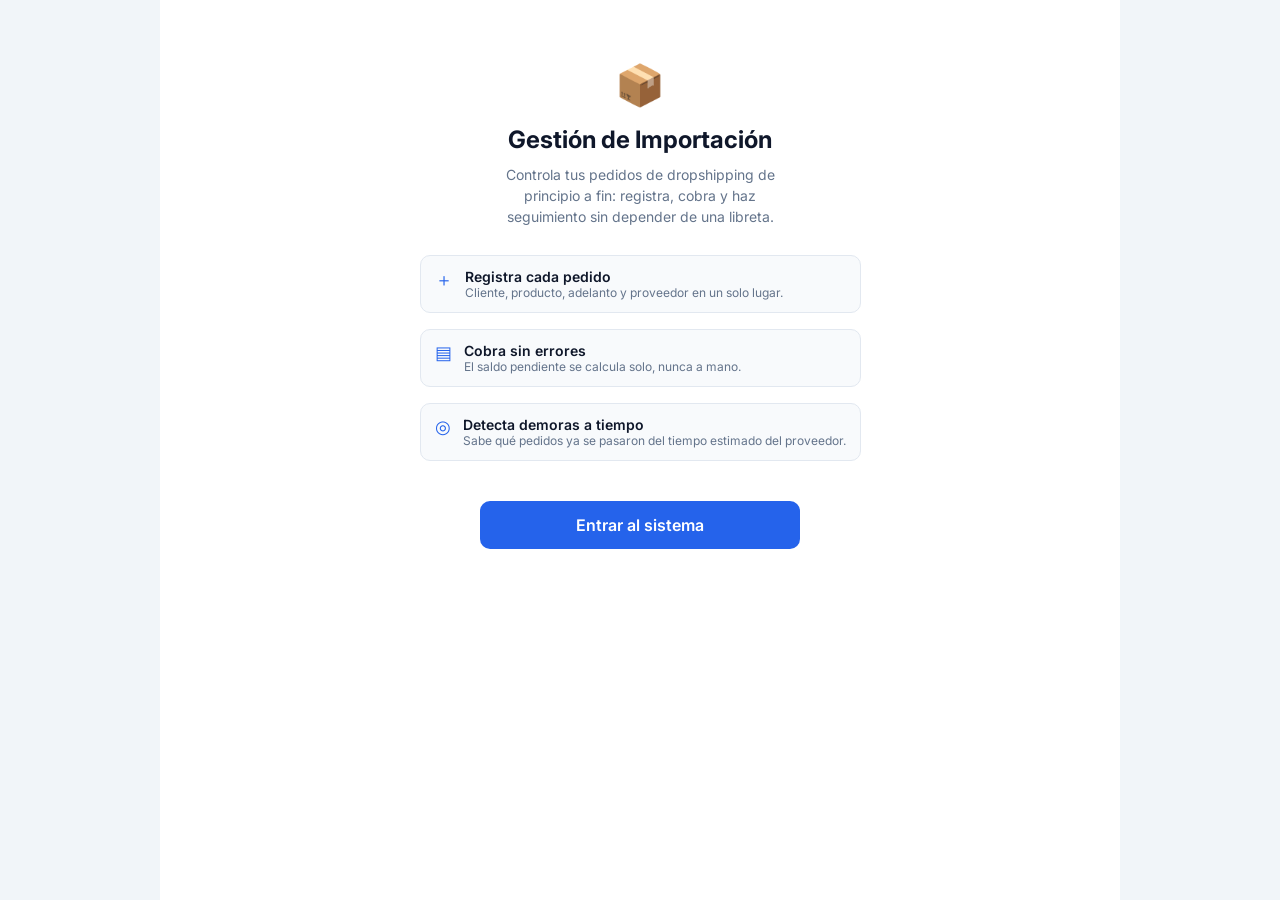
<file: index.html>
<!DOCTYPE html>
<html lang="es">
<head>
  <meta charset="UTF-8" />
  <meta name="viewport" content="width=device-width, initial-scale=1.0" />
  <title>Sistema de Gestión de Importación</title>
  <link rel="preconnect" href="https://fonts.googleapis.com" />
  <link href="https://fonts.googleapis.com/css2?family=Inter:wght@400;500;600;700&display=swap" rel="stylesheet" />
  <link rel="stylesheet" href="styles.css" />
</head>
<body>
  <div class="phone">
    <main class="content landing">
      <div class="landing-logo">📦</div>
      <h1 class="landing-title">Gestión de Importación</h1>
      <p class="landing-subtitle">
        Controla tus pedidos de dropshipping de principio a fin: registra,
        cobra y haz seguimiento sin depender de una libreta.
      </p>

      <div class="landing-features">
        <div class="landing-feature">
          <span class="landing-feature-icon">＋</span>
          <div>
            <div class="landing-feature-title">Registra cada pedido</div>
            <div class="landing-feature-desc">Cliente, producto, adelanto y proveedor en un solo lugar.</div>
          </div>
        </div>
        <div class="landing-feature">
          <span class="landing-feature-icon">▤</span>
          <div>
            <div class="landing-feature-title">Cobra sin errores</div>
            <div class="landing-feature-desc">El saldo pendiente se calcula solo, nunca a mano.</div>
          </div>
        </div>
        <div class="landing-feature">
          <span class="landing-feature-icon">◎</span>
          <div>
            <div class="landing-feature-title">Detecta demoras a tiempo</div>
            <div class="landing-feature-desc">Sabe qué pedidos ya se pasaron del tiempo estimado del proveedor.</div>
          </div>
        </div>
      </div>

      <a href="registrar-pedido.html" class="btn-primary landing-cta">Entrar al sistema</a>
    </main>
  </div>
</body>
</html>
</file>
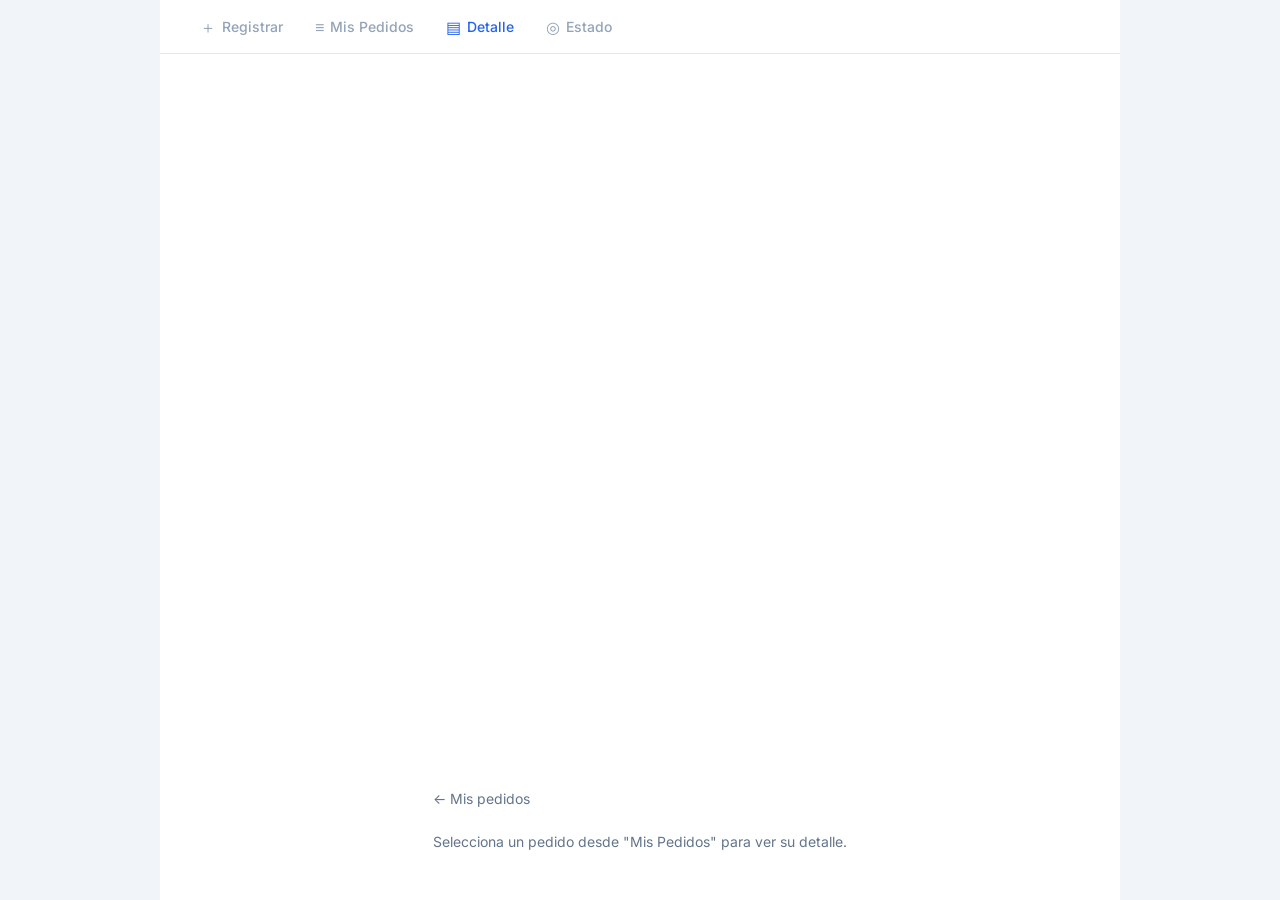
<file: detalle-de-pedido.html>
<!DOCTYPE html>
<html lang="es">
<head>
  <meta charset="UTF-8" />
  <meta name="viewport" content="width=device-width, initial-scale=1.0" />
  <title>Detalle de pedido</title>
  <link rel="preconnect" href="https://fonts.googleapis.com" />
  <link href="https://fonts.googleapis.com/css2?family=Inter:wght@400;500;600;700&display=swap" rel="stylesheet" />
  <link rel="stylesheet" href="styles.css" />
</head>
<body>
  <div class="phone">
    <main class="content" id="contenido-detalle">
      <a href="mis-pedidos.html" class="back-link">&larr; Mis pedidos</a>
      <p style="color:#64748B; font-size:14px;">Selecciona un pedido desde "Mis Pedidos" para ver su detalle.</p>
    </main>

    <nav class="tabbar">
      <a href="registrar-pedido.html" class="tab">
        <span class="icon">＋</span>
        <span>Registrar</span>
      </a>
      <a href="mis-pedidos.html" class="tab">
        <span class="icon">≡</span>
        <span>Mis Pedidos</span>
      </a>
      <a href="detalle-de-pedido.html" class="tab active">
        <span class="icon">▤</span>
        <span>Detalle</span>
      </a>
      <a href="estado-de-mi-pedido.html" class="tab">
        <span class="icon">◎</span>
        <span>Estado</span>
      </a>
    </nav>
  </div>

  <script src="reglas.js"></script>
  <script>
    const params = new URLSearchParams(window.location.search);
    const id = params.get("id");
    const contenido = document.getElementById("contenido-detalle");

    if (id) {
      const pedido = obtenerPedidoPorId(id);

      if (pedido) {
        contenido.innerHTML = `
          <a href="mis-pedidos.html" class="back-link">&larr; Mis pedidos</a>
          <h1 class="title">Detalle de pedido</h1>

          <div class="card">
            <div class="row-info">
              <span class="label-muted">Cliente</span>
              <span class="value">${pedido.cliente}</span>
            </div>
            <div class="row-info">
              <span class="label-muted">Producto</span>
              <span class="value">${pedido.producto}</span>
            </div>
            <div class="row-info">
              <span class="label-muted">Proveedor</span>
              <span class="value">${pedido.proveedor}</span>
            </div>
            <div class="row-info">
              <span class="label-muted">Fecha del pedido</span>
              <span class="value">${pedido.fechaPedido || "sin fecha"}</span>
            </div>
          </div>

          <div class="card">
            <h2 class="card-title">Resumen financiero</h2>
            <div class="row-info">
              <span class="label-muted">Precio total</span>
              <span class="value">$${pedido.precioTotal.toFixed(2)}</span>
            </div>
            <div class="row-info">
              <span class="label-muted">Monto adelantado</span>
              <span class="value">$${pedido.montoAdelantado.toFixed(2)}</span>
            </div>
            <div class="saldo-box">
              <span class="saldo-label">Saldo pendiente</span>
              <span id="saldo-pendiente" class="saldo-monto">calculando...</span>
            </div>
          </div>

          <button id="btn-pagado" type="button" class="btn-primary">
            ${pedido.pagado ? "Pagado ✓" : "Marcar como pagado"}
          </button>
        `;

        function actualizarSaldo(pedidoActual) {
          const saldo = calcularSaldoPendiente(
            pedidoActual.precioTotal,
            pedidoActual.montoAdelantado,
            pedidoActual.pagado
          );
          const el = document.getElementById("saldo-pendiente");
          el.textContent = saldo === null ? "Datos incompletos" : "$" + saldo.toFixed(2);
        }

        actualizarSaldo(pedido);

        const btn = document.getElementById("btn-pagado");
        if (pedido.pagado) {
          btn.style.background = "#16A34A";
        }
        btn.addEventListener("click", () => {
          const actualizado = actualizarPedido(pedido.id, { pagado: true });
          actualizarSaldo(actualizado);
          btn.textContent = "Pagado ✓";
          btn.style.background = "#16A34A";
        });
      } else {
        contenido.innerHTML = '<a href="mis-pedidos.html" class="back-link">&larr; Mis pedidos</a><p style="color:#64748B; font-size:14px;">No se encontró ese pedido.</p>';
      }
    }
  </script>
</body>
</html>
</file>
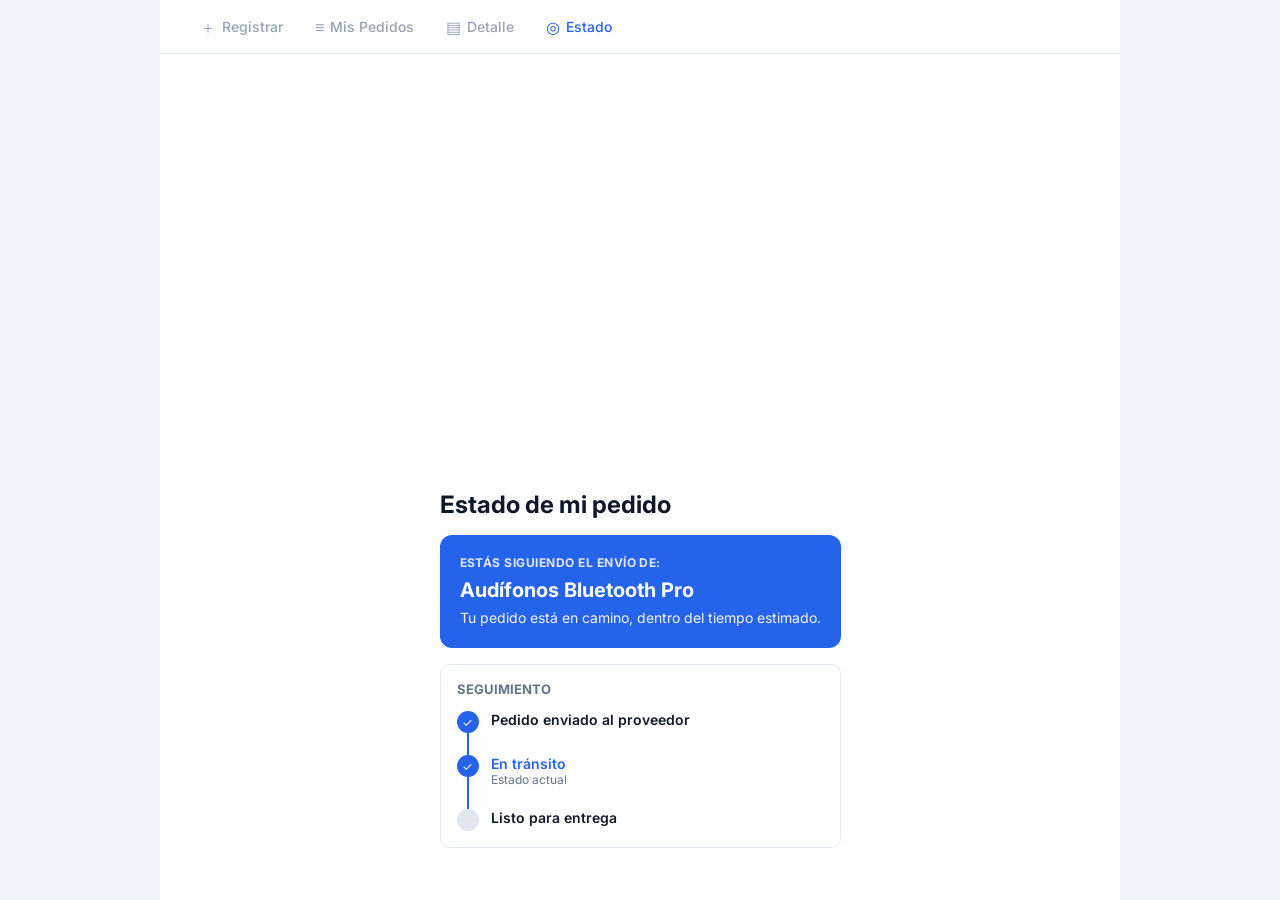
<file: estado-de-mi-pedido.html>
<!DOCTYPE html>
<html lang="es">
<head>
  <meta charset="UTF-8" />
  <meta name="viewport" content="width=device-width, initial-scale=1.0" />
  <title>Estado de mi pedido</title>
  <link rel="preconnect" href="https://fonts.googleapis.com" />
  <link href="https://fonts.googleapis.com/css2?family=Inter:wght@400;500;600;700&display=swap" rel="stylesheet" />
  <link rel="stylesheet" href="styles.css" />
</head>
<body>
  <div class="phone">
    <main class="content">
      <h1 class="title" style="margin-bottom:16px;">Estado de mi pedido</h1>

      <div class="hero">
        <div class="hero-eyebrow">Estás siguiendo el envío de:</div>
        <div class="hero-title" id="producto-nombre">Audífonos Bluetooth Pro</div>
        <p class="hero-desc" id="hero-mensaje">Tu pedido está en camino.</p>
      </div>

      <div class="card">
        <h2 class="seguimiento-title">Seguimiento</h2>
        <div class="pasos" id="pasos"></div>
      </div>
    </main>

    <nav class="tabbar">
      <a href="registrar-pedido.html" class="tab">
        <span class="icon">＋</span>
        <span>Registrar</span>
      </a>
      <a href="mis-pedidos.html" class="tab">
        <span class="icon">≡</span>
        <span>Mis Pedidos</span>
      </a>
      <a href="detalle-de-pedido.html" class="tab">
        <span class="icon">▤</span>
        <span>Detalle</span>
      </a>
      <a href="estado-de-mi-pedido.html" class="tab active">
        <span class="icon">◎</span>
        <span>Estado</span>
      </a>
    </nav>
  </div>

  <script src="reglas.js"></script>
  <script>
    // Datos de ejemplo del pedido que el cliente está siguiendo
    const pedidoCliente = {
      producto: "Audífonos Bluetooth Pro",
      proveedor: "1688.com",
      fechaPedido: "2026-08-24",
      estadoActual: "En tránsito", // En proceso | En tránsito | Listo para entrega
    };

    const hoy = new Date("2026-09-12");

    const secuencia = [
      { clave: "En proceso", titulo: "Pedido enviado al proveedor" },
      { clave: "En tránsito", titulo: "En tránsito" },
      { clave: "Listo para entrega", titulo: "Listo para entrega" },
    ];

    const indiceActual = secuencia.findIndex(
      (s) => s.clave === pedidoCliente.estadoActual
    );

    const pasosDiv = document.getElementById("pasos");
    secuencia.forEach((paso, i) => {
      const div = document.createElement("div");
      let clase = "paso";
      if (i < indiceActual) clase += " completado";
      if (i === indiceActual) clase += " completado actual";
      div.className = clase;
      div.innerHTML = `
        <div class="paso-punto">${i < indiceActual || i === indiceActual ? "✓" : ""}</div>
        <div>
          <div class="paso-texto-titulo">${paso.titulo}</div>
          ${i === indiceActual ? '<div class="paso-texto-sub">Estado actual</div>' : ""}
        </div>
      `;
      pasosDiv.appendChild(div);
    });

    // Usamos la Regla 2 para decidir el mensaje del hero
    const estadoDemora = calcularEstadoDemora(
      pedidoCliente.fechaPedido,
      pedidoCliente.proveedor,
      pedidoCliente.estadoActual,
      hoy
    );

    const hero = document.getElementById("hero-mensaje");
    if (pedidoCliente.estadoActual === "Listo para entrega") {
      hero.textContent = "¡Tu pedido ya está listo para entrega!";
    } else if (estadoDemora === "Demorado") {
      hero.textContent = "Tu pedido se está demorando más de lo esperado. Estamos consultando con el proveedor.";
      document.querySelector(".hero").style.background = "#F97316";
    } else {
      hero.textContent = "Tu pedido está en camino, dentro del tiempo estimado.";
    }
  </script>
</body>
</html>
</file>
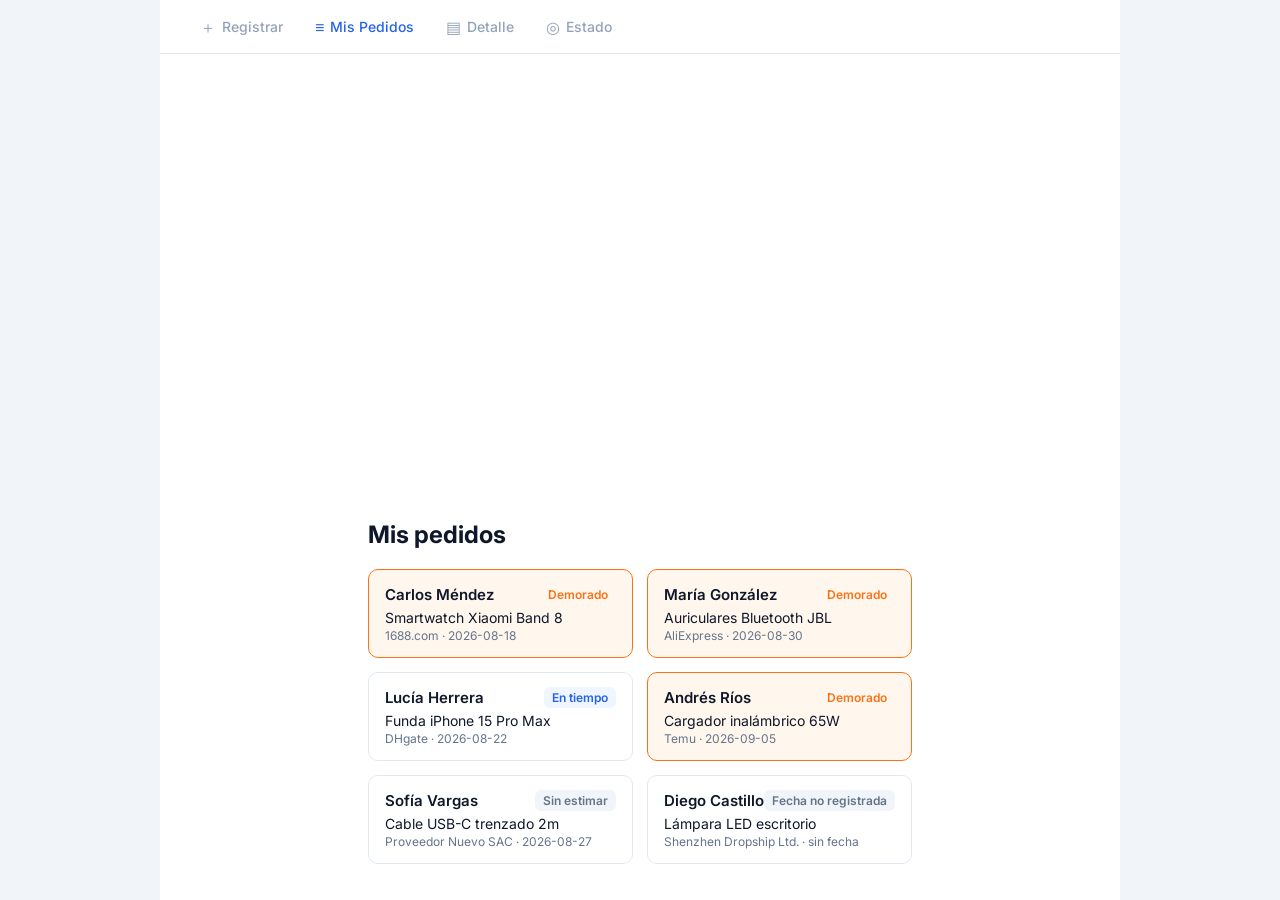
<file: mis-pedidos.html>
<!DOCTYPE html>
<html lang="es">
<head>
  <meta charset="UTF-8" />
  <meta name="viewport" content="width=device-width, initial-scale=1.0" />
  <title>Mis pedidos</title>
  <link rel="preconnect" href="https://fonts.googleapis.com" />
  <link href="https://fonts.googleapis.com/css2?family=Inter:wght@400;500;600;700&display=swap" rel="stylesheet" />
  <link rel="stylesheet" href="styles.css" />
</head>
<body>
  <div class="phone">
    <main class="content">
      <h1 class="title">Mis pedidos</h1>
      <div id="lista-pedidos" class="lista-pedidos">
        <!-- Se llena con JavaScript -->
      </div>
    </main>

    <nav class="tabbar">
      <a href="registrar-pedido.html" class="tab">
        <span class="icon">＋</span>
        <span>Registrar</span>
      </a>
      <a href="mis-pedidos.html" class="tab active">
        <span class="icon">≡</span>
        <span>Mis Pedidos</span>
      </a>
      <a href="detalle-de-pedido.html" class="tab">
        <span class="icon">▤</span>
        <span>Detalle</span>
      </a>
      <a href="estado-de-mi-pedido.html" class="tab">
        <span class="icon">◎</span>
        <span>Estado</span>
      </a>
    </nav>
  </div>

  <script src="reglas.js"></script>
  <script>
    const hoy = new Date();

    const estiloEstado = {
      "Demorado": { color: "#F97316", fondo: "#FFF7ED" },
      "En tiempo": { color: "#2563EB", fondo: "#EFF6FF" },
      "Sin estimar": { color: "#64748B", fondo: "#F1F5F9" },
      "Fecha no registrada": { color: "#64748B", fondo: "#F1F5F9" },
      "Fecha inválida": { color: "#DC2626", fondo: "#FEF2F2" },
    };

    const contenedor = document.getElementById("lista-pedidos");
    const pedidos = obtenerPedidos();

    if (pedidos.length === 0) {
      contenedor.innerHTML = '<p style="color:#64748B; font-size:14px;">Todavía no has registrado ningún pedido.</p>';
    }

    pedidos.forEach((p) => {
      const estado = calcularEstadoDemora(p.fechaPedido, p.proveedor, p.estadoActual, hoy);
      const style = estiloEstado[estado];

      const card = document.createElement("a");
      card.href = `detalle-de-pedido.html?id=${p.id}`;
      card.style.textDecoration = "none";
      card.className = "pedido-card";
      if (estado === "Demorado") card.classList.add("pedido-card-alerta");

      card.innerHTML = `
        <div class="pedido-card-header">
          <span class="pedido-cliente">${p.cliente}</span>
          <span class="pedido-estado" style="color:${style.color}; background:${style.fondo}">${estado}</span>
        </div>
        <div class="pedido-producto">${p.producto}</div>
        <div class="pedido-meta">${p.proveedor} · ${p.fechaPedido || "sin fecha"}</div>
      `;
      contenedor.appendChild(card);
    });
  </script>
</body>
</html>
</file>
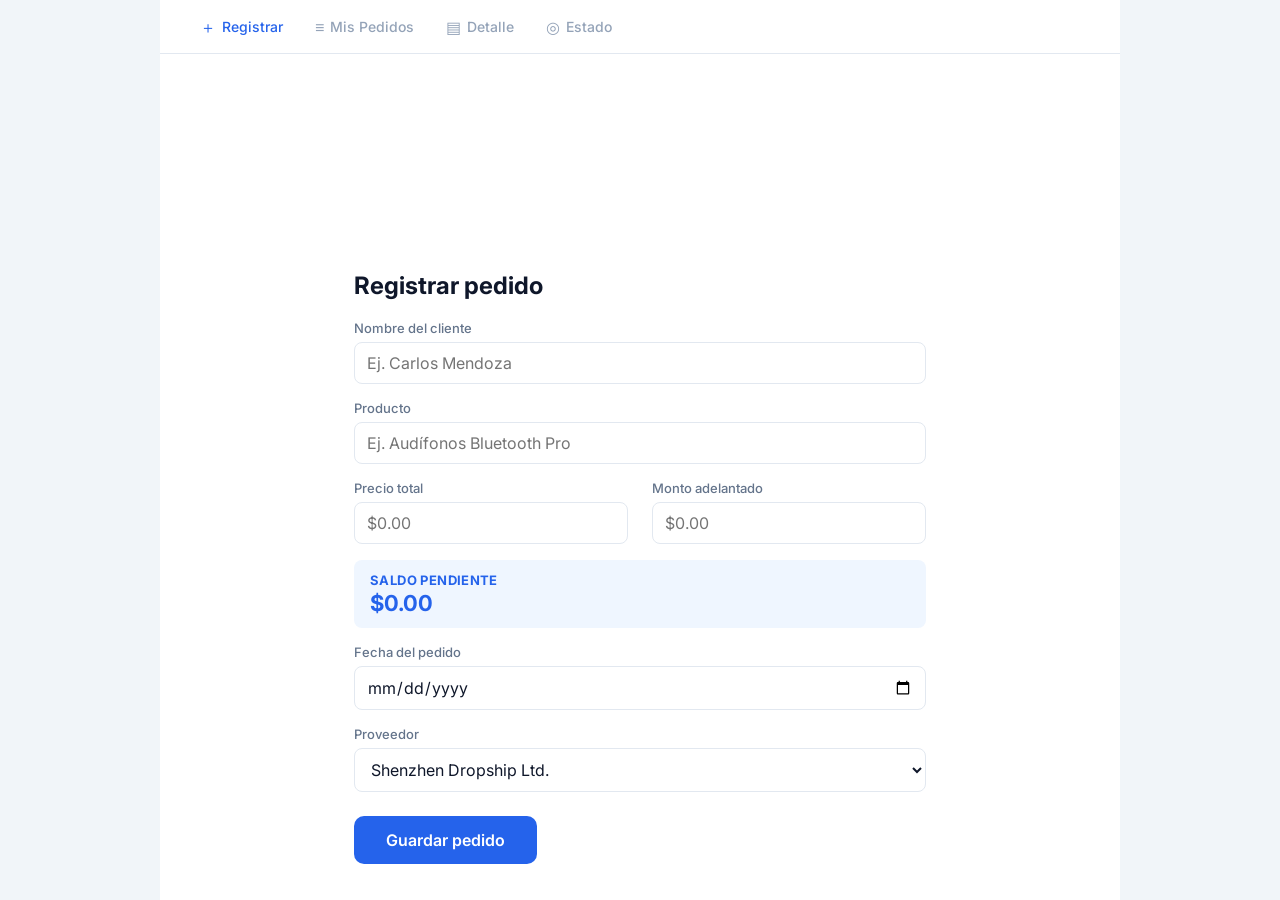
<file: registrar-pedido.html>
<!DOCTYPE html>
<html lang="es">
<head>
  <meta charset="UTF-8" />
  <meta name="viewport" content="width=device-width, initial-scale=1.0" />
  <title>Registrar pedido</title>
  <link rel="preconnect" href="https://fonts.googleapis.com" />
  <link href="https://fonts.googleapis.com/css2?family=Inter:wght@400;500;600;700&display=swap" rel="stylesheet" />
  <link rel="stylesheet" href="styles.css" />
</head>
<body>
  <div class="phone">
    <main class="content">
      <h1 class="title">Registrar pedido</h1>

      <form class="form">
        <div class="field">
          <label for="cliente">Nombre del cliente</label>
          <input type="text" id="cliente" placeholder="Ej. Carlos Mendoza" />
        </div>

        <div class="field">
          <label for="producto">Producto</label>
          <input type="text" id="producto" placeholder="Ej. Audífonos Bluetooth Pro" />
        </div>

        <div class="row">
          <div class="field">
            <label for="precio">Precio total</label>
            <input type="text" id="precio" placeholder="$0.00" />
          </div>
          <div class="field">
            <label for="adelanto">Monto adelantado</label>
            <input type="text" id="adelanto" placeholder="$0.00" />
          </div>
        </div>

        <div class="saldo-box">
          <span class="saldo-label">Saldo pendiente</span>
          <span class="saldo-monto">$0.00</span>
        </div>

        <div class="field">
          <label for="fecha">Fecha del pedido</label>
          <input type="date" id="fecha" />
        </div>

        <div class="field">
          <label for="proveedor">Proveedor</label>
          <select id="proveedor">
            <option>Shenzhen Dropship Ltd.</option>
            <option>AliExpress</option>
            <option>1688.com</option>
            <option>DHgate</option>
            <option>Temu</option>
          </select>
        </div>

        <button type="submit" class="btn-primary">Guardar pedido</button>
      </form>
    </main>

    <nav class="tabbar">
      <a href="registrar-pedido.html" class="tab active">
        <span class="icon">＋</span>
        <span>Registrar</span>
      </a>
      <a href="mis-pedidos.html" class="tab">
        <span class="icon">≡</span>
        <span>Mis Pedidos</span>
      </a>
      <a href="detalle-de-pedido.html" class="tab">
        <span class="icon">▤</span>
        <span>Detalle</span>
      </a>
      <a href="estado-de-mi-pedido.html" class="tab">
        <span class="icon">◎</span>
        <span>Estado</span>
      </a>
    </nav>
  </div>

  <script src="reglas.js"></script>
  <script>
    const form = document.querySelector(".form");

    form.addEventListener("submit", (e) => {
      e.preventDefault();

      const cliente = document.getElementById("cliente").value.trim();
      const producto = document.getElementById("producto").value.trim();
      const precioTotal = parseFloat(document.getElementById("precio").value);
      const montoAdelantado = parseFloat(document.getElementById("adelanto").value);
      const fechaPedido = document.getElementById("fecha").value;
      const proveedor = document.getElementById("proveedor").value;

      if (!cliente || !producto || isNaN(precioTotal) || isNaN(montoAdelantado) || !fechaPedido) {
        alert("Completa todos los campos antes de guardar.");
        return;
      }

      agregarPedido({
        cliente,
        producto,
        precioTotal,
        montoAdelantado,
        fechaPedido,
        proveedor,
        estadoActual: "En proceso",
        pagado: false,
      });

      alert("Pedido guardado. Puedes verlo en 'Mis Pedidos'.");
      form.reset();
    });
  </script>
</body>
</html>
</file>
<file: styles.css>
* {
  box-sizing: border-box;
}

body {
  margin: 0;
  font-family: 'Inter', sans-serif;
  background: #F1F5F9;
  display: flex;
  justify-content: center;
}

.phone {
  width: 100%;
  max-width: 420px;
  min-height: 100vh;
  background: #FFFFFF;
  display: flex;
  flex-direction: column;
  justify-content: space-between;
}

.content {
  padding: 24px 20px 16px;
}

.title {
  font-size: 24px;
  font-weight: 700;
  color: #0F172A;
  margin: 0 0 20px;
}

.form {
  display: flex;
  flex-direction: column;
  gap: 16px;
}

.row {
  display: flex;
  gap: 12px;
}

.row .field {
  flex: 1;
}

.field {
  display: flex;
  flex-direction: column;
  gap: 6px;
}

.field label {
  font-size: 13px;
  font-weight: 500;
  color: #64748B;
}

.field input,
.field select {
  font-family: 'Inter', sans-serif;
  font-size: 16px;
  color: #0F172A;
  padding: 10px 12px;
  border: 1px solid #E2E8F0;
  border-radius: 8px;
  outline: none;
  background: #FFFFFF;
}

.field input:focus,
.field select:focus {
  border-color: #2563EB;
}

.saldo-box {
  background: #EFF6FF;
  border-radius: 8px;
  padding: 12px 16px;
  display: flex;
  flex-direction: column;
  gap: 2px;
}

.saldo-label {
  font-size: 13px;
  font-weight: 700;
  color: #2563EB;
  text-transform: uppercase;
  letter-spacing: 0.03em;
}

.saldo-monto {
  font-size: 22px;
  font-weight: 700;
  color: #2563EB;
}

.btn-primary {
  font-family: 'Inter', sans-serif;
  font-size: 16px;
  font-weight: 600;
  color: #FFFFFF;
  background: #2563EB;
  border: none;
  border-radius: 10px;
  padding: 14px;
  margin-top: 8px;
  cursor: pointer;
}

.btn-primary:hover {
  background: #1D4ED8;
}

.tabbar {
  display: flex;
  border-top: 1px solid #E2E8F0;
  padding: 10px 0 14px;
}

.tab {
  flex: 1;
  display: flex;
  flex-direction: column;
  align-items: center;
  gap: 4px;
  text-decoration: none;
  color: #94A3B8;
  font-size: 12px;
  font-weight: 500;
}

.tab .icon {
  font-size: 18px;
  line-height: 1;
}

.tab.active {
  color: #2563EB;
}

.back-link {
  display: inline-block;
  font-size: 14px;
  color: #64748B;
  text-decoration: none;
  margin-bottom: 12px;
}

.card {
  background: #FFFFFF;
  border: 1px solid #E2E8F0;
  border-radius: 10px;
  padding: 16px;
  margin-bottom: 16px;
}

.card-title {
  font-size: 13px;
  font-weight: 700;
  color: #64748B;
  text-transform: uppercase;
  margin: 0 0 12px;
}

.row-info {
  display: flex;
  justify-content: space-between;
  padding: 6px 0;
  border-bottom: 1px solid #F1F5F9;
}

.row-info:last-child {
  border-bottom: none;
}

.label-muted {
  font-size: 13px;
  color: #64748B;
}

.value {
  font-size: 14px;
  font-weight: 600;
  color: #0F172A;
}

.lista-pedidos {
  display: flex;
  flex-direction: column;
  gap: 12px;
}

.pedido-card {
  background: #FFFFFF;
  border: 1px solid #E2E8F0;
  border-radius: 10px;
  padding: 14px 16px;
}

.pedido-card-alerta {
  border-color: #F97316;
  background: #FFF7ED;
}

.pedido-card-header {
  display: flex;
  justify-content: space-between;
  align-items: center;
  margin-bottom: 4px;
}

.pedido-cliente {
  font-size: 15px;
  font-weight: 600;
  color: #0F172A;
}

.pedido-estado {
  font-size: 12px;
  font-weight: 600;
  padding: 3px 8px;
  border-radius: 6px;
}

.pedido-producto {
  font-size: 14px;
  color: #0F172A;
  margin-bottom: 2px;
}

.pedido-meta {
  font-size: 12px;
  color: #64748B;
}

.hero {
  background: #2563EB;
  color: #FFFFFF;
  border-radius: 12px;
  padding: 20px;
  margin-bottom: 16px;
}

.hero-eyebrow {
  font-size: 12px;
  font-weight: 700;
  text-transform: uppercase;
  letter-spacing: 0.04em;
  opacity: 0.85;
  margin-bottom: 8px;
}

.hero-title {
  font-size: 20px;
  font-weight: 700;
  margin: 0 0 6px;
}

.hero-desc {
  font-size: 14px;
  line-height: 1.4;
  opacity: 0.95;
  margin: 0;
}

.seguimiento-title {
  font-size: 13px;
  font-weight: 700;
  color: #64748B;
  text-transform: uppercase;
  margin: 0 0 14px;
}

.pasos {
  display: flex;
  flex-direction: column;
}

.paso {
  display: flex;
  gap: 12px;
  position: relative;
  padding-bottom: 22px;
}

.paso:last-child {
  padding-bottom: 0;
}

.paso-punto {
  width: 22px;
  height: 22px;
  border-radius: 50%;
  background: #E2E8F0;
  color: #94A3B8;
  display: flex;
  align-items: center;
  justify-content: center;
  font-size: 12px;
  flex-shrink: 0;
  z-index: 1;
}

.paso.completado .paso-punto,
.paso.actual .paso-punto {
  background: #2563EB;
  color: #FFFFFF;
}

.paso:not(:last-child)::before {
  content: "";
  position: absolute;
  left: 10px;
  top: 22px;
  bottom: 0;
  width: 2px;
  background: #E2E8F0;
}

.paso.completado:not(:last-child)::before {
  background: #2563EB;
}

.paso-texto-titulo {
  font-size: 14px;
  font-weight: 600;
  color: #0F172A;
}

.paso.actual .paso-texto-titulo {
  color: #2563EB;
}

.paso-texto-sub {
  font-size: 12px;
  color: #64748B;
}

.landing {
  display: flex;
  flex-direction: column;
  align-items: center;
  text-align: center;
  padding-top: 48px;
}

.landing-logo {
  font-size: 40px;
  margin-bottom: 16px;
}

.landing-title {
  font-size: 24px;
  font-weight: 700;
  color: #0F172A;
  margin: 0 0 10px;
}

.landing-subtitle {
  font-size: 14px;
  color: #64748B;
  line-height: 1.5;
  margin: 0 0 28px;
  max-width: 300px;
}

.landing-features {
  display: flex;
  flex-direction: column;
  gap: 16px;
  width: 100%;
  margin-bottom: 32px;
  text-align: left;
}

.landing-feature {
  display: flex;
  gap: 12px;
  align-items: flex-start;
  background: #F8FAFC;
  border: 1px solid #E2E8F0;
  border-radius: 10px;
  padding: 12px 14px;
}

.landing-feature-icon {
  font-size: 18px;
  color: #2563EB;
  flex-shrink: 0;
}

.landing-feature-title {
  font-size: 14px;
  font-weight: 600;
  color: #0F172A;
}

.landing-feature-desc {
  font-size: 12px;
  color: #64748B;
}

.landing-cta {
  display: inline-block;
  text-decoration: none;
  text-align: center;
  width: 100%;
}

/* ===== Vista de escritorio (pantallas anchas) ===== */
@media (min-width: 900px) {
  body {
    align-items: flex-start;
    padding: 0;
  }

  .phone {
    max-width: 960px;
    width: 100%;
    min-height: 100vh;
    box-shadow: none;
  }

  .tabbar {
    order: -1;
    flex-direction: row;
    justify-content: flex-start;
    gap: 32px;
    padding: 18px 40px;
    border-top: none;
    border-bottom: 1px solid #E2E8F0;
  }

  .tab {
    flex: none;
    flex-direction: row;
    gap: 6px;
    font-size: 14px;
  }

  .tab .icon {
    font-size: 16px;
  }

  .content {
    padding: 36px 40px;
    max-width: 700px;
    margin: 0 auto;
  }

  .row {
    gap: 24px;
  }

  .lista-pedidos {
    display: grid;
    grid-template-columns: repeat(2, 1fr);
    gap: 14px;
  }

  .landing {
    padding-top: 60px;
  }

  .landing-features {
    max-width: 480px;
  }

  .btn-primary {
    align-self: flex-start;
    padding-left: 32px;
    padding-right: 32px;
  }

  .landing-cta {
    max-width: 320px;
    align-self: center;
  }
}
</file>
